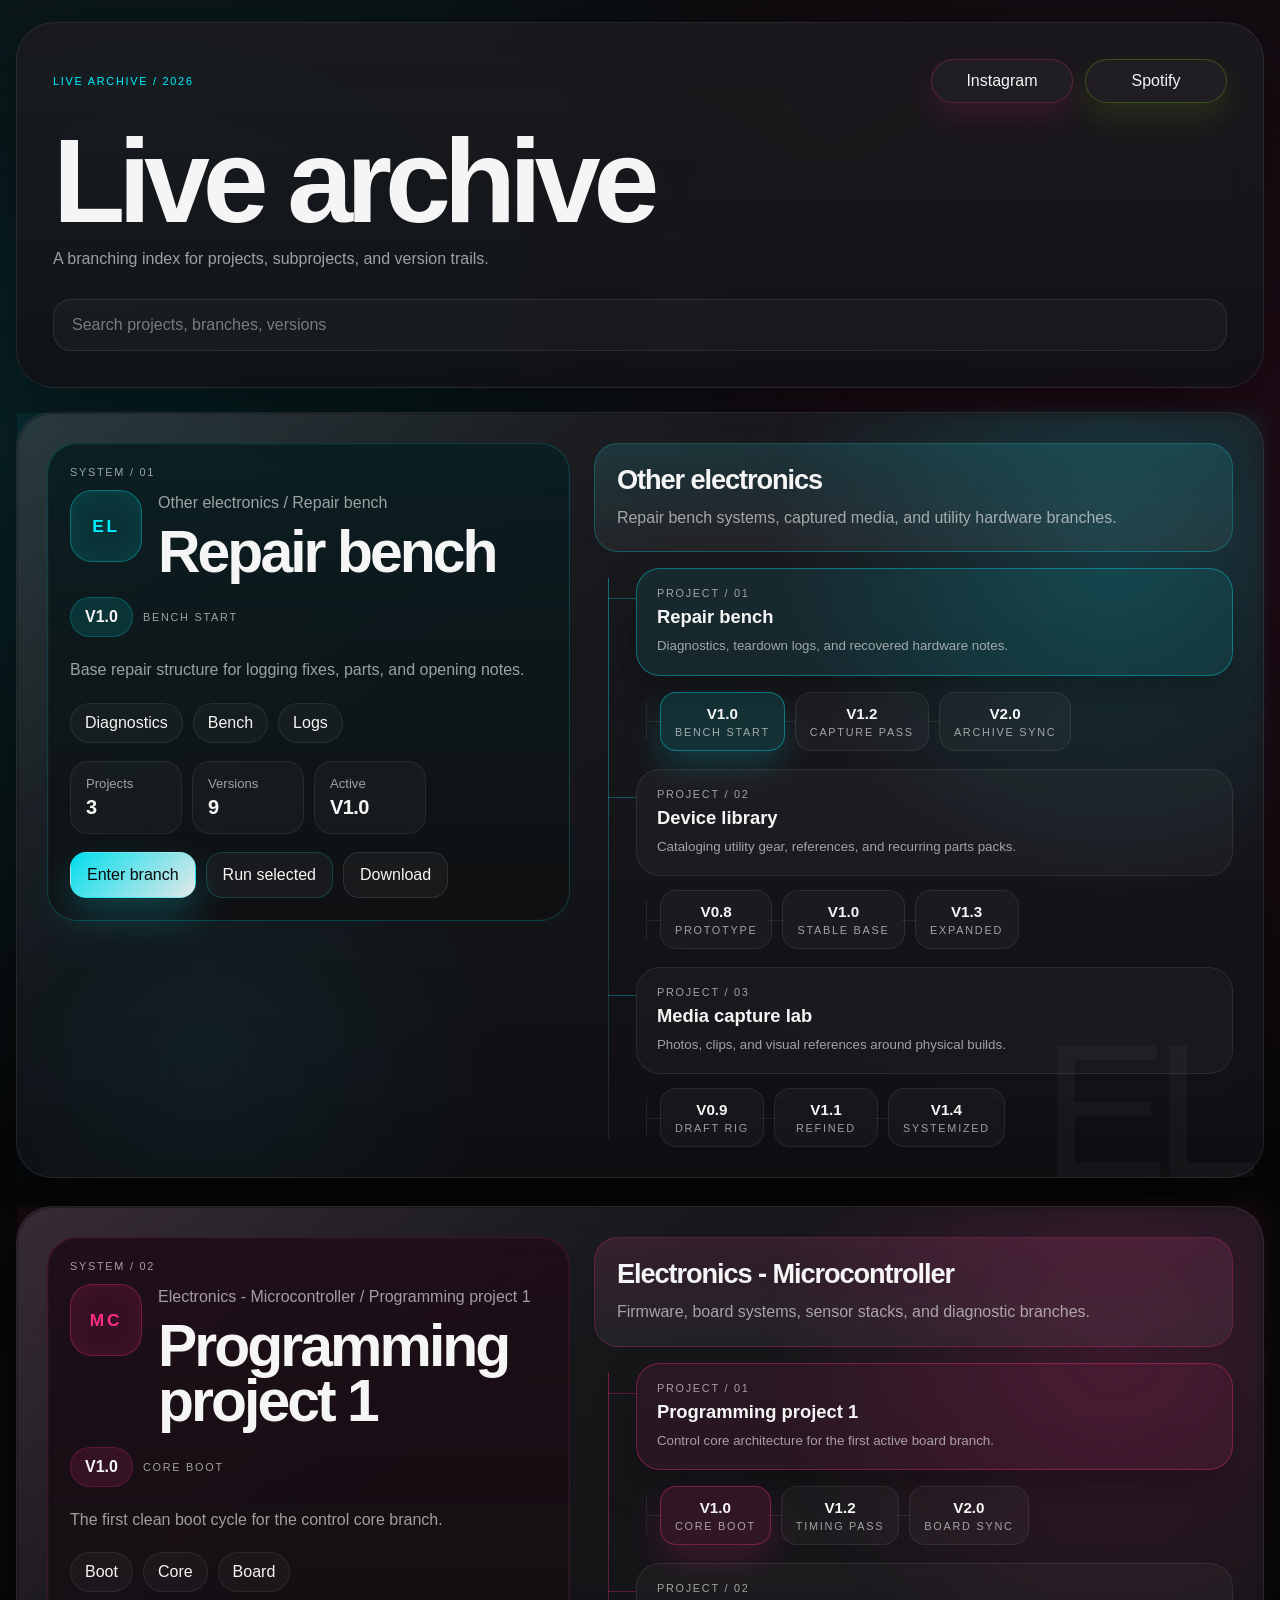
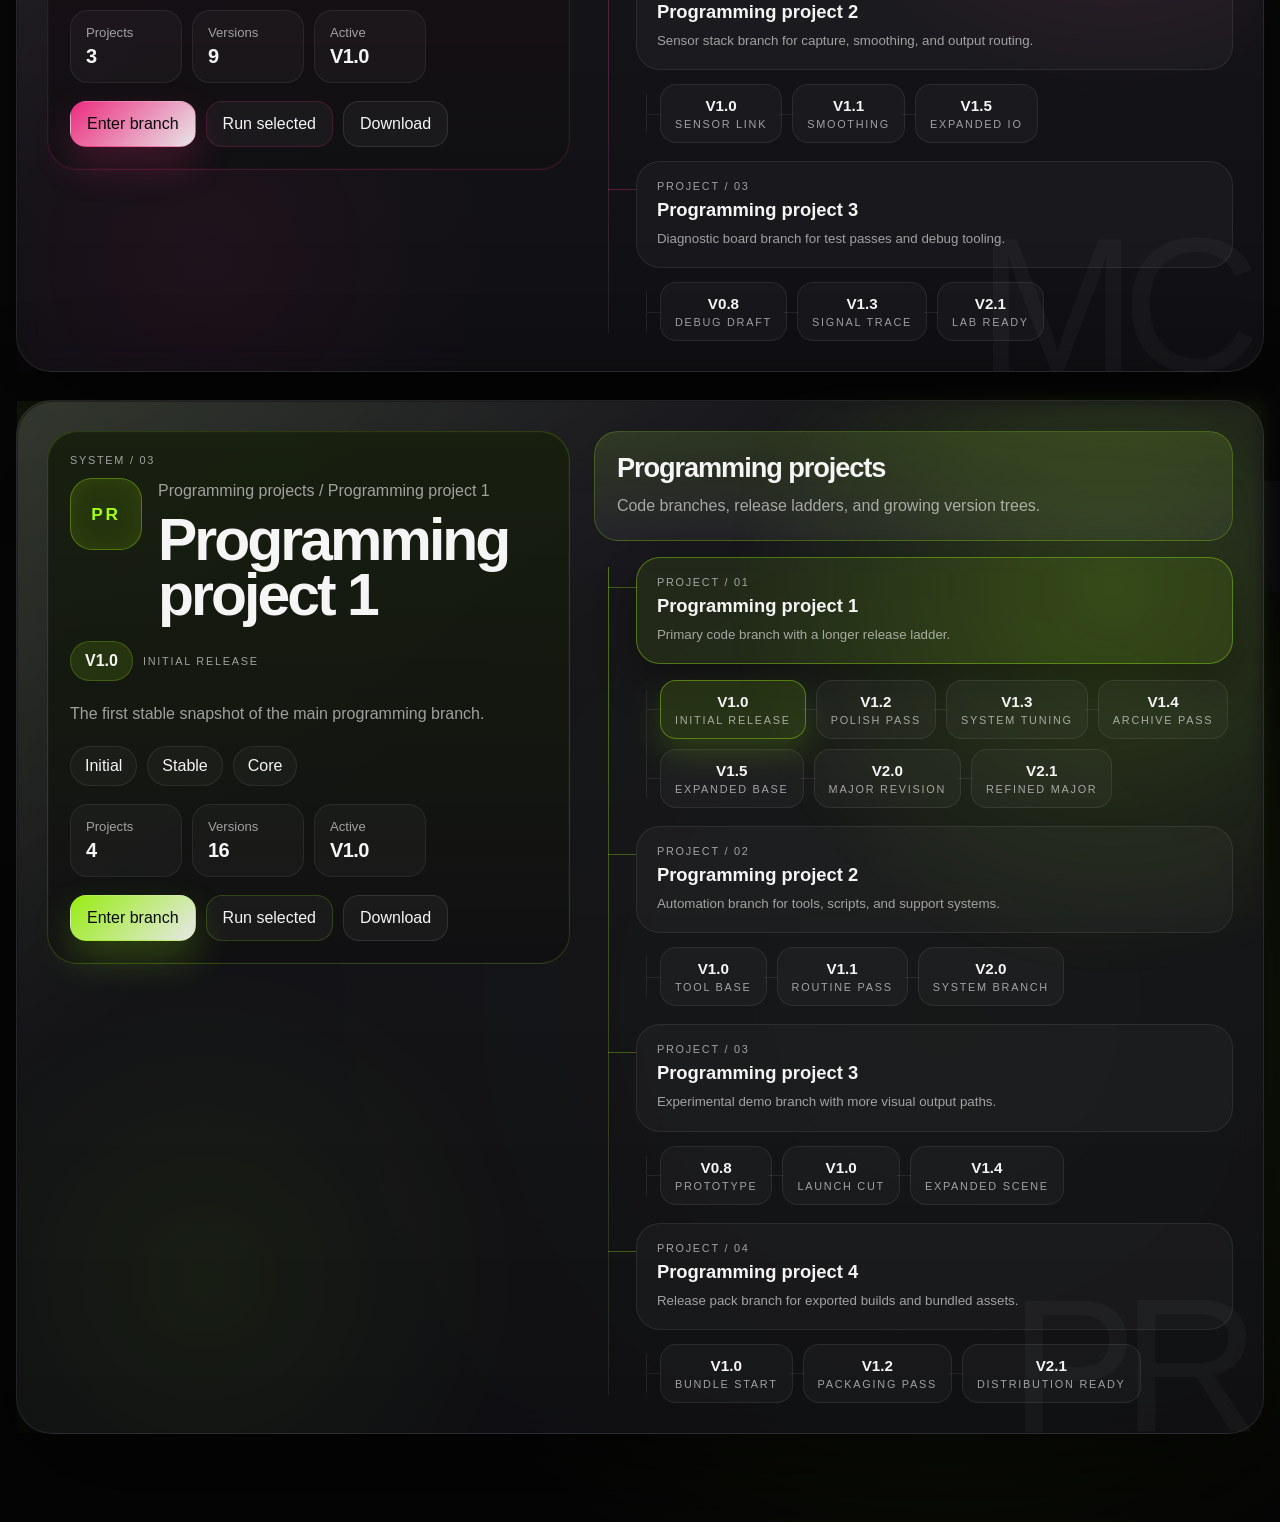
<file: index.html>
<!DOCTYPE html>
<html lang="ko">
  <head>
    <meta charset="UTF-8" />
    <meta name="viewport" content="width=device-width, initial-scale=1.0" />
    <title>Live archive</title>
    <link rel="stylesheet" href="style.css" />
  </head>
  <body>
    <div id="loading" aria-hidden="true">
      <div class="loading-panel">
        <span class="loading-tag">LIVE ARCHIVE</span>
        <strong>Building branch systems</strong>
      </div>
    </div>

    <div id="action-toast" class="action-toast" aria-live="polite"></div>

    <div class="shell">
      <header class="hero reveal is-visible">
        <div class="hero-top">
          <p class="eyebrow">LIVE ARCHIVE / 2026</p>
          <div class="social-links" aria-label="Social links">
            <a
              class="social-link instagram"
              href="https://www.instagram.com/sabu_il?igsh=d3A1NzVremkwbW9m&utm_source=qr"
              data-link-name="Instagram"
              target="_blank"
              rel="noopener noreferrer"
            >
              Instagram
            </a>
            <a
              class="social-link spotify"
              href="https://open.spotify.com/user/31tvuofue2k4fzq6yo7idqc6lpeu?si=306964d426724a2f"
              data-link-name="Spotify"
              target="_blank"
              rel="noopener noreferrer"
            >
              Spotify
            </a>
          </div>
        </div>

        <div class="hero-copy">
          <h1>Live archive</h1>
          <p class="hero-text">
            A branching index for projects, subprojects, and version trails.
          </p>
        </div>

        <div class="hero-tools">
          <label class="search-field" for="search">
            <input
              id="search"
              type="search"
              placeholder="Search projects, branches, versions"
              autocomplete="off"
            />
          </label>
        </div>
      </header>

      <main id="hub" class="archive-stack" aria-label="Archive stack"></main>

      <p id="empty-state" class="empty-state" hidden>
        Nothing matched that search.
      </p>
    </div>

    <div id="viewer" aria-hidden="true">
      <div id="topbar">
        <button id="back" type="button">Back</button>
        <div class="viewer-meta">
          <span class="viewer-kicker">PROJECT VIEW</span>
          <span id="title">Project</span>
        </div>
      </div>
      <iframe id="frame" title="Project viewer" loading="lazy"></iframe>
    </div>

    <script src="script.js"></script>
  </body>
</html>
</file>
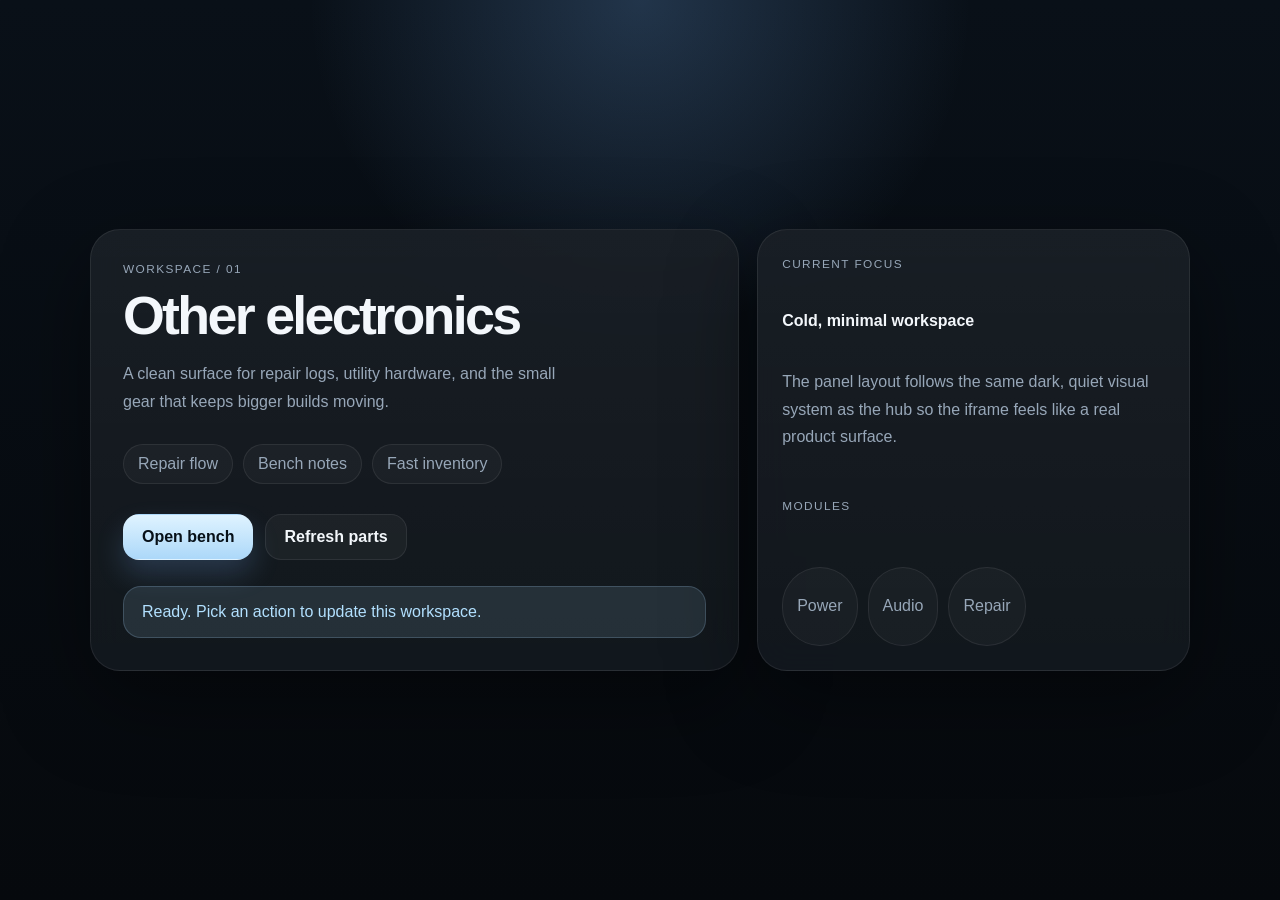
<file: html/project1/index.html>
<!DOCTYPE html>
<html lang="ko">
  <head>
    <meta charset="UTF-8" />
    <meta name="viewport" content="width=device-width, initial-scale=1.0" />
    <title>Other electronics</title>
    <link rel="stylesheet" href="../../project.css" />
  </head>
  <body>
    <div class="project-shell">
      <div class="project-frame">
        <section class="project-panel">
          <p class="project-tag">Workspace / 01</p>
          <h1>Other electronics</h1>
          <p class="project-copy">
            A clean surface for repair logs, utility hardware, and the small
            gear that keeps bigger builds moving.
          </p>

          <div class="feature-strip">
            <span>Repair flow</span>
            <span>Bench notes</span>
            <span>Fast inventory</span>
          </div>

          <div class="action-row">
            <button
              type="button"
              data-message="Bench session is open. You can start logging the next repair."
            >
              Open bench
            </button>
            <button
              class="secondary"
              type="button"
              data-message="Parts list refreshed. The latest utility gear is ready to review."
            >
              Refresh parts
            </button>
          </div>

          <div class="status-bar" data-status>
            Ready. Pick an action to update this workspace.
          </div>
        </section>

        <aside class="project-side">
          <div class="mini-section">
            <p class="mini-label">Current focus</p>
            <h2>Cold, minimal workspace</h2>
            <p>
              The panel layout follows the same dark, quiet visual system as the
              hub so the iframe feels like a real product surface.
            </p>
          </div>

          <div class="mini-section">
            <p class="mini-label">Modules</p>
            <div class="list-grid">
              <span class="list-chip">Power</span>
              <span class="list-chip">Audio</span>
              <span class="list-chip">Repair</span>
            </div>
          </div>
        </aside>
      </div>
    </div>

    <script src="../../project.js"></script>
  </body>
</html>
</file>
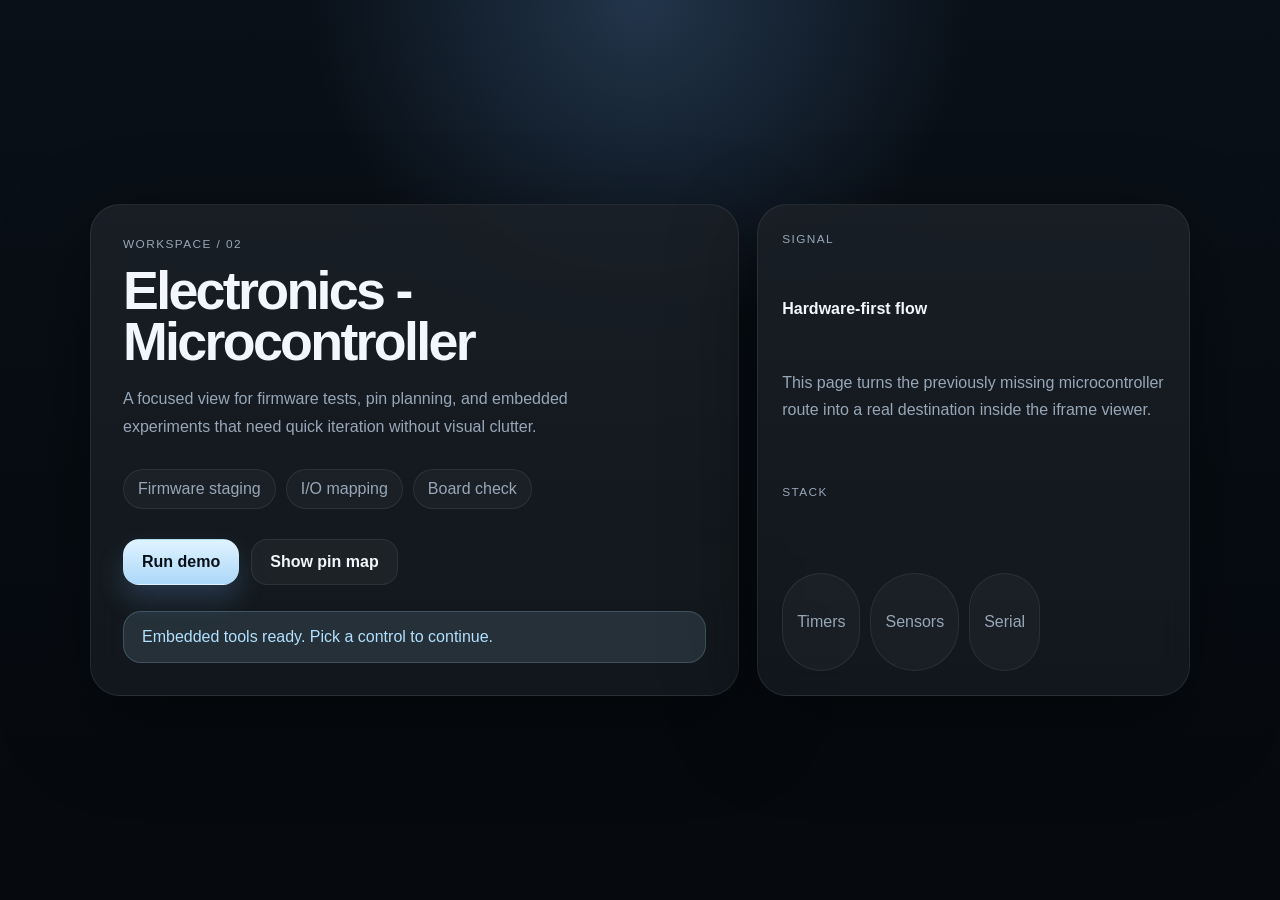
<file: electronics/project1.html>
<!DOCTYPE html>
<html lang="ko">
  <head>
    <meta charset="UTF-8" />
    <meta name="viewport" content="width=device-width, initial-scale=1.0" />
    <title>Electronics - Microcontroller</title>
    <link rel="stylesheet" href="../project.css" />
  </head>
  <body>
    <div class="project-shell">
      <div class="project-frame">
        <section class="project-panel">
          <p class="project-tag">Workspace / 02</p>
          <h1>Electronics - Microcontroller</h1>
          <p class="project-copy">
            A focused view for firmware tests, pin planning, and embedded
            experiments that need quick iteration without visual clutter.
          </p>

          <div class="feature-strip">
            <span>Firmware staging</span>
            <span>I/O mapping</span>
            <span>Board check</span>
          </div>

          <div class="action-row">
            <button
              type="button"
              data-message="Demo boot sequence completed. Firmware test path is active."
            >
              Run demo
            </button>
            <button
              class="secondary"
              type="button"
              data-message="Pin map loaded. Review the active channels before the next flash."
            >
              Show pin map
            </button>
          </div>

          <div class="status-bar" data-status>
            Embedded tools ready. Pick a control to continue.
          </div>
        </section>

        <aside class="project-side">
          <div class="mini-section">
            <p class="mini-label">Signal</p>
            <h2>Hardware-first flow</h2>
            <p>
              This page turns the previously missing microcontroller route into a
              real destination inside the iframe viewer.
            </p>
          </div>

          <div class="mini-section">
            <p class="mini-label">Stack</p>
            <div class="list-grid">
              <span class="list-chip">Timers</span>
              <span class="list-chip">Sensors</span>
              <span class="list-chip">Serial</span>
            </div>
          </div>
        </aside>
      </div>
    </div>

    <script src="../project.js"></script>
  </body>
</html>
</file>
<file: style.css>
:root {
  --bg: #0a0a0a;
  --surface: rgba(14, 14, 18, 0.84);
  --surface-strong: rgba(18, 18, 24, 0.96);
  --panel: rgba(11, 11, 14, 0.92);
  --line: rgba(245, 245, 245, 0.09);
  --line-strong: rgba(245, 245, 245, 0.16);
  --text: #f5f5f5;
  --muted: rgba(245, 245, 245, 0.62);
  --primary-neon: #00f0ff;
  --accent: #ff2e88;
  --secondary: #a3ff12;
  --shadow: 0 38px 120px rgba(0, 0, 0, 0.56);
}

* {
  box-sizing: border-box;
}

html {
  min-height: 100%;
  background: var(--bg);
}

body {
  margin: 0;
  min-height: 100vh;
  font-family: "Avenir Next", "SF Pro Display", "Suisse Int'l", "IBM Plex Sans KR",
    "Noto Sans KR", sans-serif;
  color: var(--text);
  background:
    radial-gradient(circle at 12% 14%, rgba(0, 240, 255, 0.14), transparent 25%),
    radial-gradient(circle at 86% 16%, rgba(255, 46, 136, 0.14), transparent 24%),
    radial-gradient(circle at 74% 84%, rgba(163, 255, 18, 0.11), transparent 22%),
    linear-gradient(180deg, #0b0b0d 0%, #050505 100%);
}

body::before,
body::after {
  content: "";
  position: fixed;
  inset: 0;
  pointer-events: none;
}

body::before {
  background-image:
    linear-gradient(rgba(255, 255, 255, 0.02) 1px, transparent 1px),
    linear-gradient(90deg, rgba(255, 255, 255, 0.02) 1px, transparent 1px);
  background-size: 72px 72px;
  opacity: 0.18;
}

body::after {
  background: linear-gradient(90deg, transparent, rgba(255, 255, 255, 0.03), transparent);
  transform: translateX(-100%);
  animation: scan 14s linear infinite;
  opacity: 0.14;
}

@keyframes scan {
  to {
    transform: translateX(100%);
  }
}

body.viewer-open {
  overflow: hidden;
}

.shell {
  position: relative;
  z-index: 1;
  width: min(1280px, calc(100% - 32px));
  margin: 0 auto;
  padding: 22px 0 88px;
}

#loading {
  position: fixed;
  inset: 0;
  z-index: 60;
  display: grid;
  place-items: center;
  background: rgba(6, 6, 8, 0.95);
  transition:
    opacity 0.35s ease,
    visibility 0.35s ease;
}

#loading.is-hidden {
  opacity: 0;
  visibility: hidden;
}

.loading-panel {
  display: grid;
  gap: 10px;
  padding: 24px 30px;
  border: 1px solid var(--line);
  border-radius: 24px;
  background:
    linear-gradient(180deg, rgba(255, 255, 255, 0.06), rgba(255, 255, 255, 0.02)),
    rgba(14, 14, 18, 0.94);
  box-shadow: var(--shadow);
  text-align: center;
}

.loading-tag,
.eyebrow,
.stage-kicker,
.node-index,
.version-status,
.viewer-kicker,
.release-state {
  letter-spacing: 0.16em;
  text-transform: uppercase;
  font-size: 0.68rem;
}

.loading-tag,
.eyebrow,
.stage-kicker,
.node-index,
.version-status,
.viewer-kicker,
.release-state {
  color: var(--muted);
}

.reveal {
  opacity: 0;
  transform: translateY(56px) scale(0.985);
  transition:
    opacity 0.9s cubic-bezier(0.2, 0.7, 0.16, 1),
    transform 0.9s cubic-bezier(0.2, 0.7, 0.16, 1);
  transition-delay: var(--delay, 0s);
}

.reveal.is-visible {
  opacity: 1;
  transform: translateY(0) scale(1);
}

.hero,
.category-panel,
.empty-state {
  border: 1px solid var(--line);
  background:
    linear-gradient(180deg, rgba(255, 255, 255, 0.05), rgba(255, 255, 255, 0.015)),
    var(--surface);
  box-shadow: var(--shadow);
  backdrop-filter: blur(18px);
}

.hero {
  display: grid;
  gap: 26px;
  padding: 36px;
  border-radius: 38px;
}

.hero-top {
  display: flex;
  align-items: center;
  justify-content: space-between;
  gap: 16px;
}

.eyebrow {
  margin: 0;
  color: var(--primary-neon);
  text-shadow: 0 0 14px rgba(0, 240, 255, 0.38);
}

.hero-copy {
  max-width: 920px;
}

h1 {
  margin: 0;
  font-size: clamp(3.2rem, 10vw, 7.4rem);
  line-height: 0.88;
  letter-spacing: -0.06em;
}

.hero-text {
  margin: 12px 0 0;
  max-width: 640px;
  color: var(--muted);
  font-size: 1rem;
  line-height: 1.75;
}

.social-links {
  display: flex;
  align-items: center;
  gap: 12px;
  flex-wrap: wrap;
}

.social-link {
  display: inline-flex;
  align-items: center;
  justify-content: center;
  min-width: 142px;
  padding: 12px 16px;
  border: 1px solid var(--line);
  border-radius: 999px;
  background: rgba(255, 255, 255, 0.03);
  color: var(--text);
  text-decoration: none;
  transition:
    transform 0.22s ease,
    box-shadow 0.22s ease,
    border-color 0.22s ease,
    background 0.22s ease;
}

.social-link:hover,
.social-link:focus-visible {
  transform: translateY(-2px);
  outline: none;
}

.social-link.instagram {
  border-color: rgba(255, 46, 136, 0.26);
  box-shadow: 0 14px 30px rgba(255, 46, 136, 0.12);
}

.social-link.instagram:hover,
.social-link.instagram:focus-visible {
  border-color: rgba(255, 46, 136, 0.48);
  background: rgba(255, 46, 136, 0.1);
}

.social-link.spotify {
  border-color: rgba(163, 255, 18, 0.22);
  box-shadow: 0 14px 30px rgba(163, 255, 18, 0.1);
}

.social-link.spotify:hover,
.social-link.spotify:focus-visible {
  border-color: rgba(163, 255, 18, 0.44);
  background: rgba(163, 255, 18, 0.08);
}

input {
  width: 100%;
  padding: 16px 18px;
  border: 1px solid var(--line);
  border-radius: 18px;
  outline: none;
  background: rgba(255, 255, 255, 0.03);
  color: var(--text);
  font: inherit;
  transition:
    border-color 0.22s ease,
    box-shadow 0.22s ease,
    transform 0.22s ease,
    background 0.22s ease;
}

input::placeholder {
  color: rgba(245, 245, 245, 0.44);
}

input:focus {
  border-color: rgba(0, 240, 255, 0.42);
  background: rgba(255, 255, 255, 0.05);
  box-shadow: 0 0 0 4px rgba(0, 240, 255, 0.08);
  transform: translateY(-1px);
}

.archive-stack {
  display: grid;
  gap: 28px;
  margin-top: 24px;
}

.category-panel {
  position: relative;
  overflow: visible;
  border-radius: 36px;
}

.category-panel::before {
  content: "";
  position: absolute;
  inset: 1px;
  border-radius: 35px;
  background: linear-gradient(
    140deg,
    rgba(255, 255, 255, 0.09),
    rgba(255, 255, 255, 0) 34%
  );
  pointer-events: none;
}

.theme-cyan {
  --tone: var(--primary-neon);
  --tone-rgb: 0, 240, 255;
}

.theme-pink {
  --tone: var(--accent);
  --tone-rgb: 255, 46, 136;
}

.theme-lime {
  --tone: var(--secondary);
  --tone-rgb: 163, 255, 18;
}

.panel-orb,
.panel-noise {
  position: absolute;
  inset: 0;
  pointer-events: none;
}

.panel-orb {
  background: radial-gradient(circle at 88% 18%, rgba(var(--tone-rgb), 0.16), transparent 28%);
  filter: blur(8px);
}

.panel-noise {
  background:
    linear-gradient(135deg, rgba(var(--tone-rgb), 0.08), transparent 30%),
    radial-gradient(circle at 15% 85%, rgba(var(--tone-rgb), 0.08), transparent 24%);
  opacity: 0.7;
}

.panel-watermark {
  position: absolute;
  right: 18px;
  bottom: -10px;
  z-index: 0;
  font-size: clamp(5rem, 16vw, 12rem);
  line-height: 0.8;
  letter-spacing: -0.08em;
  color: rgba(255, 255, 255, 0.03);
  user-select: none;
}

.category-shell {
  position: relative;
  z-index: 1;
  display: grid;
  grid-template-columns: minmax(340px, 0.9fr) minmax(0, 1.1fr);
  gap: 24px;
  padding: 30px;
}

.detail-stage {
  position: sticky;
  top: 24px;
  align-self: start;
  display: grid;
  gap: 18px;
  padding: 22px;
  border: 1px solid rgba(var(--tone-rgb), 0.18);
  border-radius: 30px;
  background:
    linear-gradient(180deg, rgba(var(--tone-rgb), 0.08), rgba(255, 255, 255, 0.02)),
    var(--panel);
  box-shadow: inset 0 0 0 1px rgba(255, 255, 255, 0.02);
}

.stage-head {
  display: grid;
  gap: 12px;
}

.stage-kicker {
  margin: 0;
}

.stage-title-row {
  display: grid;
  grid-template-columns: auto 1fr;
  gap: 16px;
  align-items: start;
}

.stage-code {
  display: inline-grid;
  place-items: center;
  width: 72px;
  height: 72px;
  border: 1px solid rgba(var(--tone-rgb), 0.34);
  border-radius: 22px;
  background: rgba(var(--tone-rgb), 0.1);
  color: var(--tone);
  font-size: 1.08rem;
  font-weight: 700;
  letter-spacing: 0.16em;
  box-shadow: inset 0 0 26px rgba(var(--tone-rgb), 0.08);
}

.stage-path {
  margin: 0 0 8px;
  color: var(--muted);
  line-height: 1.6;
}

.stage-title {
  margin: 0;
  font-size: clamp(2rem, 4.6vw, 3.8rem);
  line-height: 0.94;
  letter-spacing: -0.05em;
}

.stage-release {
  display: flex;
  align-items: center;
  flex-wrap: wrap;
  gap: 10px;
}

.release-pill {
  display: inline-flex;
  align-items: center;
  padding: 10px 14px;
  border: 1px solid rgba(var(--tone-rgb), 0.2);
  border-radius: 999px;
  background: rgba(var(--tone-rgb), 0.12);
  color: var(--text);
  font-weight: 600;
}

.stage-copy {
  margin: 0;
  color: var(--muted);
  line-height: 1.85;
}

.stage-tags,
.stage-metrics,
.stage-actions {
  display: flex;
  flex-wrap: wrap;
  gap: 10px;
}

.stage-tag {
  display: inline-flex;
  align-items: center;
  padding: 10px 14px;
  border: 1px solid rgba(255, 255, 255, 0.08);
  border-radius: 999px;
  background: rgba(255, 255, 255, 0.03);
  color: var(--text);
}

.metric {
  display: grid;
  gap: 5px;
  min-width: 112px;
  padding: 14px 15px;
  border: 1px solid rgba(255, 255, 255, 0.07);
  border-radius: 18px;
  background: rgba(255, 255, 255, 0.03);
}

.metric span {
  color: var(--muted);
  font-size: 0.82rem;
}

.metric strong {
  font-size: 1.25rem;
  letter-spacing: -0.03em;
}

.stage-action {
  padding: 13px 16px;
  border: 1px solid rgba(var(--tone-rgb), 0.18);
  border-radius: 16px;
  background: rgba(255, 255, 255, 0.04);
  color: var(--text);
  font: inherit;
  cursor: pointer;
  transition:
    transform 0.22s ease,
    box-shadow 0.22s ease,
    border-color 0.22s ease,
    background 0.22s ease;
}

.stage-action:hover,
.stage-action:focus-visible {
  transform: translateY(-2px);
  outline: none;
}

.stage-action.primary {
  background: linear-gradient(
    135deg,
    rgba(var(--tone-rgb), 0.92),
    rgba(245, 245, 245, 0.94)
  );
  color: #08090b;
  box-shadow: 0 18px 38px rgba(var(--tone-rgb), 0.22);
}

.stage-action.subtle {
  border-color: rgba(255, 255, 255, 0.1);
}

.branch-map {
  position: relative;
  display: grid;
  gap: 18px;
  min-height: 620px;
}

.root-node {
  position: relative;
  display: grid;
  gap: 8px;
  padding: 20px 22px;
  border: 1px solid rgba(var(--tone-rgb), 0.22);
  border-radius: 24px;
  background:
    linear-gradient(180deg, rgba(var(--tone-rgb), 0.1), rgba(255, 255, 255, 0.02)),
    rgba(255, 255, 255, 0.03);
}

.root-node strong {
  font-size: 1.7rem;
  letter-spacing: -0.04em;
}

.root-node p {
  margin: 0;
  color: var(--muted);
  line-height: 1.7;
}

.branch-list {
  position: relative;
  display: grid;
  gap: 18px;
  padding-left: 42px;
}

.branch-list::before {
  content: "";
  position: absolute;
  top: 8px;
  bottom: 8px;
  left: 14px;
  width: 1px;
  background: linear-gradient(
    180deg,
    rgba(var(--tone-rgb), 0.42),
    rgba(255, 255, 255, 0.08)
  );
}

.project-branch {
  position: relative;
  display: grid;
  gap: 14px;
}

.project-branch::before {
  content: "";
  position: absolute;
  top: 28px;
  left: -28px;
  width: 28px;
  height: 1px;
  background: rgba(var(--tone-rgb), 0.3);
}

.project-node {
  position: relative;
  display: grid;
  gap: 7px;
  width: 100%;
  padding: 18px 20px;
  border: 1px solid rgba(255, 255, 255, 0.08);
  border-radius: 24px;
  background: rgba(255, 255, 255, 0.03);
  color: var(--text);
  text-align: left;
  cursor: pointer;
  transition:
    transform 0.22s ease,
    border-color 0.22s ease,
    background 0.22s ease,
    box-shadow 0.22s ease;
}

.project-node strong {
  font-size: 1.15rem;
}

.project-node span:last-child {
  color: var(--muted);
  line-height: 1.6;
}

.project-node:hover,
.project-node:focus-visible,
.project-branch.is-selected .project-node {
  transform: translateY(-2px);
  border-color: rgba(var(--tone-rgb), 0.36);
  background: rgba(var(--tone-rgb), 0.08);
  box-shadow: 0 20px 42px rgba(0, 0, 0, 0.28);
  outline: none;
}

.version-rail {
  position: relative;
  display: flex;
  flex-wrap: wrap;
  gap: 10px;
  padding-left: 24px;
}

.version-rail::before {
  content: "";
  position: absolute;
  top: 10px;
  bottom: 10px;
  left: 10px;
  width: 1px;
  background: rgba(255, 255, 255, 0.08);
}

.version-node {
  position: relative;
  display: inline-grid;
  gap: 4px;
  min-width: 104px;
  padding: 12px 14px;
  border: 1px solid rgba(255, 255, 255, 0.08);
  border-radius: 16px;
  background: rgba(255, 255, 255, 0.03);
  color: var(--text);
  cursor: pointer;
  opacity: 0.82;
  transform: translateY(10px);
  transition:
    transform 0.3s ease,
    opacity 0.3s ease,
    border-color 0.22s ease,
    background 0.22s ease,
    box-shadow 0.22s ease;
  transition-delay: var(--node-delay, 0s);
}

.version-node::before {
  content: "";
  position: absolute;
  top: 50%;
  left: -14px;
  width: 14px;
  height: 1px;
  background: rgba(255, 255, 255, 0.08);
}

.category-panel.is-visible .version-node {
  opacity: 1;
  transform: translateY(0);
}

.version-label {
  font-size: 0.95rem;
  font-weight: 600;
}

.version-node:hover,
.version-node:focus-visible,
.version-node.is-selected {
  border-color: rgba(var(--tone-rgb), 0.38);
  background: rgba(var(--tone-rgb), 0.12);
  box-shadow: 0 16px 32px rgba(var(--tone-rgb), 0.16);
  outline: none;
}

.empty-state {
  margin-top: 18px;
  padding: 18px 20px;
  border-radius: 24px;
  color: var(--muted);
}

.action-toast {
  position: fixed;
  left: 50%;
  bottom: 24px;
  z-index: 70;
  min-width: 260px;
  max-width: min(520px, calc(100vw - 32px));
  padding: 14px 18px;
  border: 1px solid rgba(0, 240, 255, 0.24);
  border-radius: 999px;
  background:
    linear-gradient(180deg, rgba(0, 240, 255, 0.14), rgba(255, 46, 136, 0.1)),
    rgba(12, 12, 16, 0.9);
  color: var(--text);
  text-align: center;
  box-shadow: 0 26px 80px rgba(0, 0, 0, 0.36);
  opacity: 0;
  transform: translate(-50%, 16px) scale(0.98);
  pointer-events: none;
  transition:
    opacity 0.24s ease,
    transform 0.24s ease;
}

.action-toast.is-visible {
  opacity: 1;
  transform: translate(-50%, 0) scale(1);
}

#viewer {
  position: fixed;
  inset: 18px;
  z-index: 50;
  display: none;
  flex-direction: column;
  border: 1px solid rgba(0, 240, 255, 0.22);
  border-radius: 28px;
  background: rgba(8, 8, 10, 0.92);
  box-shadow: 0 36px 120px rgba(0, 0, 0, 0.55);
  overflow: hidden;
  backdrop-filter: blur(16px);
}

#viewer.is-visible {
  display: flex;
}

#topbar {
  display: flex;
  align-items: center;
  justify-content: space-between;
  gap: 16px;
  padding: 18px 20px;
  border-bottom: 1px solid var(--line);
  background:
    linear-gradient(90deg, rgba(0, 240, 255, 0.08), rgba(255, 46, 136, 0.06)),
    rgba(10, 10, 12, 0.94);
}

#back {
  border: 1px solid var(--line);
  border-radius: 999px;
  padding: 11px 16px;
  background: rgba(255, 255, 255, 0.04);
  color: var(--text);
  font: inherit;
  cursor: pointer;
  transition:
    transform 0.2s ease,
    border-color 0.2s ease,
    background 0.2s ease;
}

#back:hover,
#back:focus-visible {
  transform: translateY(-1px);
  border-color: rgba(0, 240, 255, 0.34);
  background: rgba(255, 255, 255, 0.07);
  outline: none;
}

.viewer-meta {
  display: grid;
  justify-items: end;
  gap: 4px;
}

#title {
  font-size: 1rem;
  font-weight: 600;
}

iframe {
  flex: 1;
  width: 100%;
  border: none;
  background: #0c1117;
}

@media (max-width: 1100px) {
  .category-shell {
    grid-template-columns: 1fr;
  }

  .detail-stage {
    position: relative;
    top: 0;
  }

  .branch-map {
    min-height: auto;
  }
}

@media (max-width: 860px) {
  .shell {
    width: min(100% - 20px, 100%);
    padding-top: 14px;
  }

  .hero {
    padding: 24px;
    border-radius: 30px;
  }

  .hero-top {
    flex-direction: column;
    align-items: start;
  }

  .category-shell {
    padding: 22px;
  }

  .stage-title-row {
    grid-template-columns: 1fr;
  }

  .stage-actions {
    flex-direction: column;
  }

  .stage-action {
    width: 100%;
  }
}

@media (max-width: 720px) {
  h1 {
    font-size: clamp(2.8rem, 15vw, 4.9rem);
  }

  .stage-title {
    font-size: clamp(1.9rem, 10vw, 3rem);
  }

  .stage-code {
    width: 60px;
    height: 60px;
    border-radius: 18px;
  }

  .branch-list {
    padding-left: 26px;
  }

  .project-branch::before {
    left: -12px;
    width: 12px;
  }

  .version-rail {
    padding-left: 18px;
  }

  #viewer {
    inset: 10px;
    border-radius: 24px;
  }

  #topbar {
    align-items: start;
    flex-direction: column;
  }

  .viewer-meta {
    justify-items: start;
  }
}
</file>
<file: project.css>
:root {
  --bg: #070b10;
  --panel: rgba(14, 19, 26, 0.9);
  --panel-soft: rgba(17, 24, 32, 0.78);
  --line: rgba(255, 255, 255, 0.08);
  --line-strong: rgba(171, 220, 255, 0.2);
  --text: #f3f7fb;
  --muted: #97a7b8;
  --accent: #b2e0ff;
  --accent-soft: rgba(178, 224, 255, 0.12);
  --shadow: 0 28px 90px rgba(0, 0, 0, 0.4);
}

* {
  box-sizing: border-box;
}

html {
  min-height: 100%;
  background: var(--bg);
}

body {
  margin: 0;
  min-height: 100vh;
  font-family: "Avenir Next", "SF Pro Display", "IBM Plex Sans KR",
    "Noto Sans KR", sans-serif;
  color: var(--text);
  background:
    radial-gradient(circle at top, rgba(122, 184, 255, 0.22), transparent 30%),
    linear-gradient(180deg, #091018 0%, #06090d 100%);
}

body::before {
  content: "";
  position: fixed;
  inset: 0;
  background-image:
    linear-gradient(rgba(255, 255, 255, 0.02) 1px, transparent 1px),
    linear-gradient(90deg, rgba(255, 255, 255, 0.02) 1px, transparent 1px);
  background-size: 72px 72px;
  opacity: 0.22;
  pointer-events: none;
}

.project-shell {
  position: relative;
  z-index: 1;
  width: min(1100px, calc(100% - 32px));
  margin: 0 auto;
  min-height: 100vh;
  display: grid;
  align-items: center;
  padding: 32px 0;
}

.project-frame {
  display: grid;
  grid-template-columns: minmax(0, 1.2fr) minmax(280px, 0.8fr);
  gap: 18px;
}

.project-panel,
.project-side {
  border: 1px solid var(--line);
  border-radius: 30px;
  background:
    linear-gradient(180deg, rgba(255, 255, 255, 0.05), rgba(255, 255, 255, 0.02)),
    var(--panel);
  box-shadow: var(--shadow);
  backdrop-filter: blur(16px);
}

.project-panel {
  padding: 32px;
}

.project-side {
  display: grid;
  gap: 20px;
  padding: 24px;
}

.project-tag,
.mini-label {
  margin: 0;
  color: var(--muted);
  letter-spacing: 0.12em;
  text-transform: uppercase;
  font-size: 0.74rem;
}

h1 {
  margin: 14px 0 0;
  font-size: clamp(2rem, 4.2vw, 3.8rem);
  line-height: 0.95;
  letter-spacing: -0.05em;
}

.project-copy {
  max-width: 52ch;
  margin: 18px 0 0;
  color: var(--muted);
  font-size: 1rem;
  line-height: 1.75;
}

.feature-strip {
  display: flex;
  flex-wrap: wrap;
  gap: 10px;
  margin-top: 28px;
}

.feature-strip span,
.list-chip {
  display: inline-flex;
  align-items: center;
  padding: 10px 14px;
  border: 1px solid var(--line);
  border-radius: 999px;
  color: var(--muted);
  background: rgba(255, 255, 255, 0.03);
}

.action-row {
  display: flex;
  flex-wrap: wrap;
  gap: 12px;
  margin-top: 30px;
}

button {
  padding: 13px 18px;
  border: 1px solid transparent;
  border-radius: 16px;
  background: linear-gradient(180deg, #dff3ff 0%, #acd8f9 100%);
  color: #071018;
  font: inherit;
  font-weight: 600;
  cursor: pointer;
  transition:
    transform 0.2s ease,
    box-shadow 0.2s ease,
    border-color 0.2s ease,
    background 0.2s ease;
  box-shadow: 0 14px 28px rgba(124, 184, 255, 0.2);
}

button:hover,
button:focus-visible {
  transform: translateY(-2px);
  box-shadow: 0 18px 36px rgba(124, 184, 255, 0.26);
  outline: none;
}

button.secondary {
  border-color: var(--line);
  background: rgba(255, 255, 255, 0.04);
  color: var(--text);
  box-shadow: none;
}

.status-bar {
  margin-top: 26px;
  padding: 16px 18px;
  border: 1px solid var(--line-strong);
  border-radius: 18px;
  background: var(--accent-soft);
  color: var(--accent);
}

.mini-section {
  display: grid;
  gap: 12px;
}

.mini-section h2 {
  margin: 0;
  font-size: 1rem;
}

.mini-section p {
  margin: 0;
  color: var(--muted);
  line-height: 1.7;
}

.list-grid {
  display: flex;
  flex-wrap: wrap;
  gap: 10px;
}

@media (max-width: 900px) {
  .project-shell {
    width: min(100% - 20px, 100%);
    padding: 18px 0;
  }

  .project-frame {
    grid-template-columns: 1fr;
  }

  .project-panel,
  .project-side {
    border-radius: 24px;
  }

  .project-panel,
  .project-side {
    padding: 22px;
  }
}
</file>
